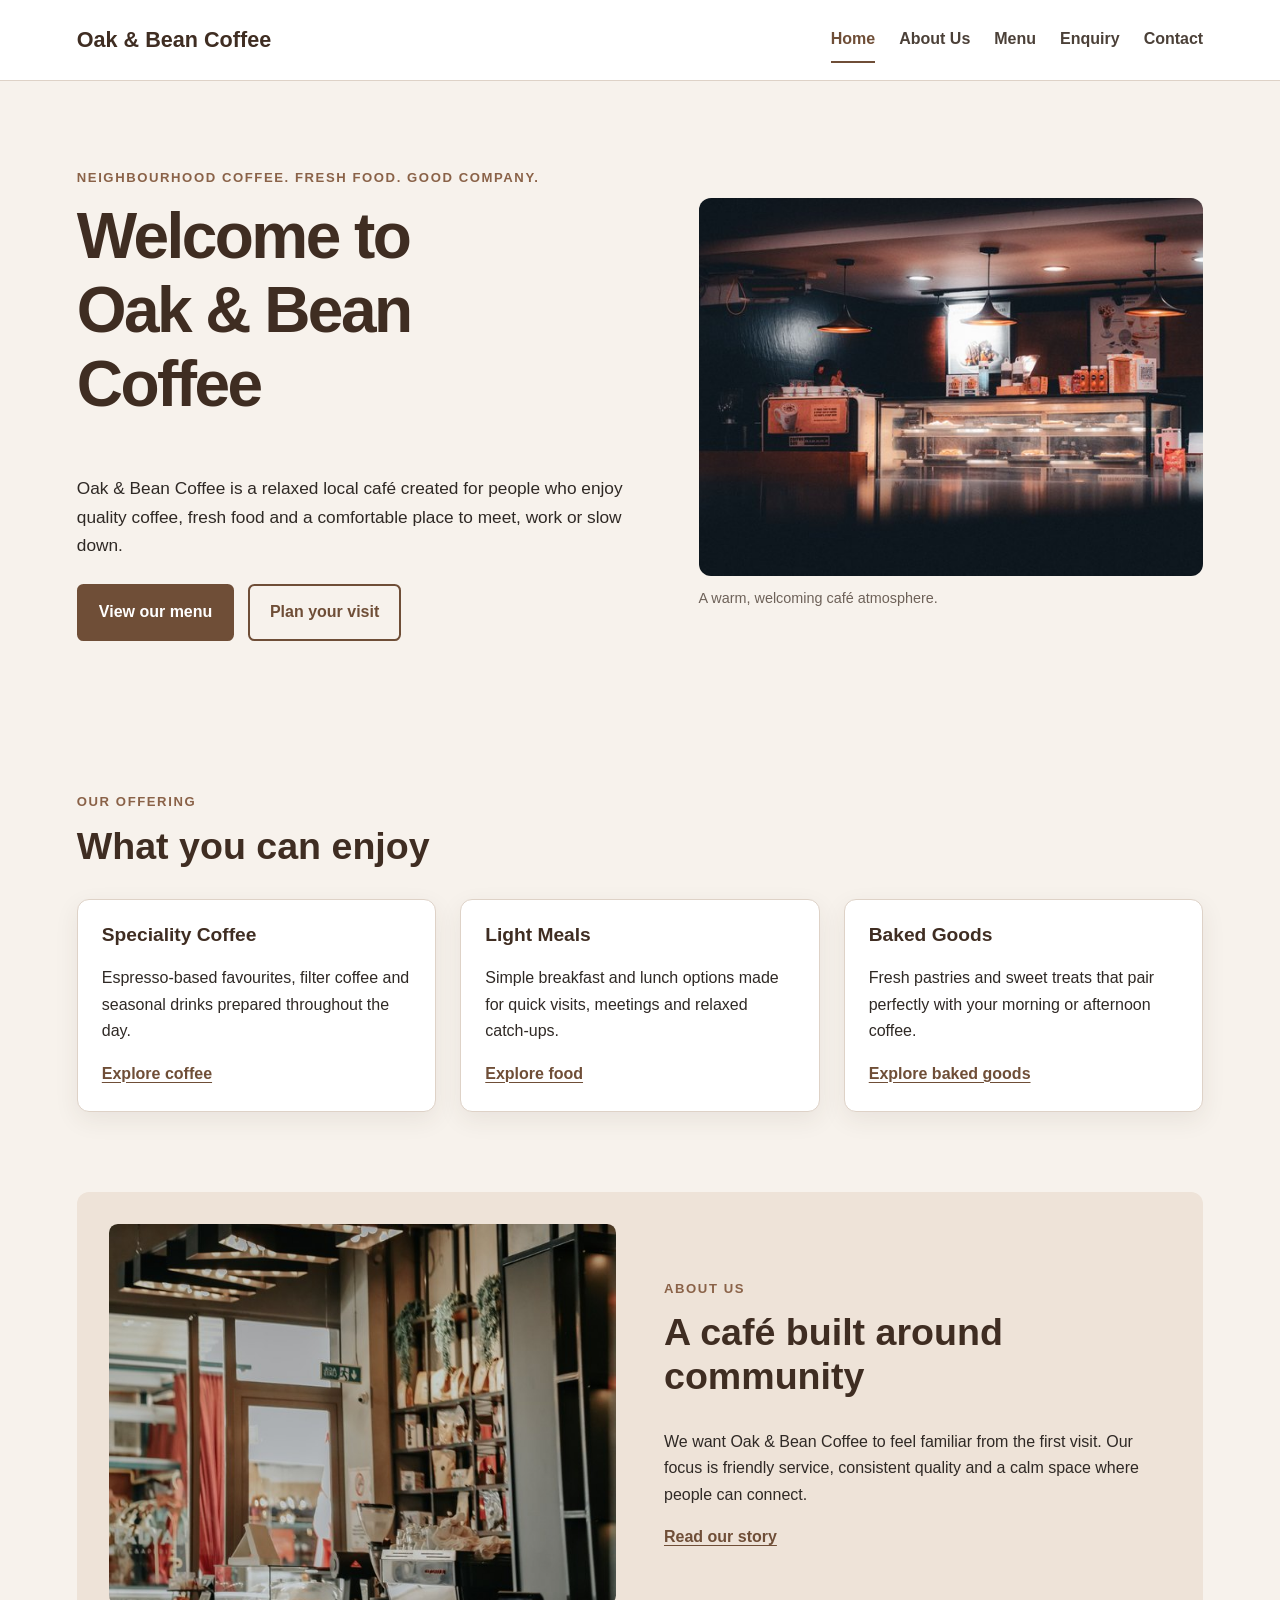
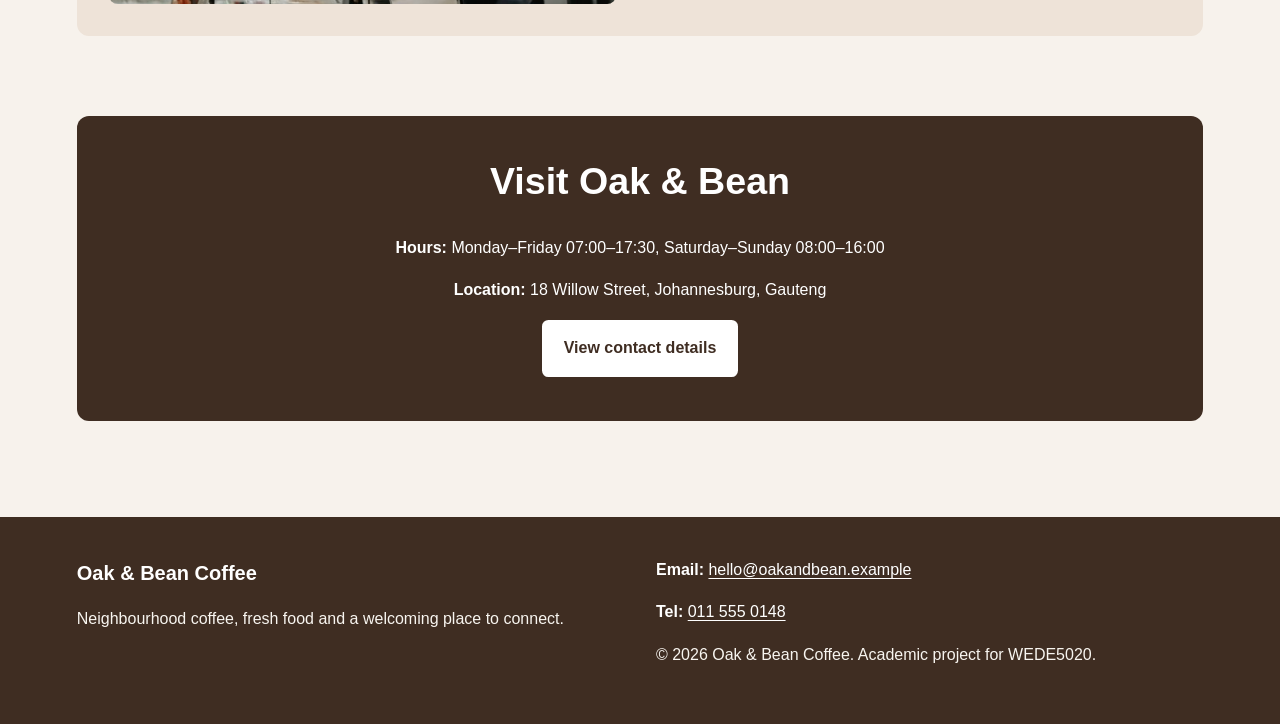
<file: index.html>
<!DOCTYPE html>
<html lang="en">
<head>
    <meta charset="UTF-8">
    <meta name="viewport" content="width=device-width, initial-scale=1.0">
    <meta name="description" content="Discover Oak & Bean Coffee, a welcoming Johannesburg neighbourhood café serving speciality coffee, light meals and freshly baked treats.">
    <meta name="keywords" content="Johannesburg coffee shop, neighbourhood café, speciality coffee, light meals, baked goods">
    <meta name="author" content="Samuel Mandla Dhladhla">
    <meta name="robots" content="index, follow">
    <link rel="canonical" href="https://samueldhladhla.github.io/ST10506857-WEDE5020-Part1/index.html">
    <meta property="og:type" content="website">
    <meta property="og:title" content="Neighbourhood Café in Johannesburg | Oak & Bean Coffee">
    <meta property="og:description" content="Discover Oak & Bean Coffee, a welcoming Johannesburg neighbourhood café serving speciality coffee, light meals and freshly baked treats.">
    <meta property="og:url" content="https://samueldhladhla.github.io/ST10506857-WEDE5020-Part1/index.html">
    <meta property="og:image" content="https://samueldhladhla.github.io/ST10506857-WEDE5020-Part1/images/hero-cafe.jpg">
    <meta property="og:site_name" content="Oak & Bean Coffee">
    <meta name="twitter:card" content="summary_large_image">
    <meta name="twitter:title" content="Neighbourhood Café in Johannesburg | Oak & Bean Coffee">
    <meta name="twitter:description" content="Discover Oak & Bean Coffee, a welcoming Johannesburg neighbourhood café serving speciality coffee, light meals and freshly baked treats.">
    <title>Neighbourhood Café in Johannesburg | Oak &amp; Bean Coffee</title>
    <link rel="stylesheet" href="css/styles.css">
    <script src="js/script.js" defer></script>
    <script type="application/ld+json">
    {
      "@context": "https://schema.org",
      "@type": "CafeOrCoffeeShop",
      "name": "Oak & Bean Coffee",
      "description": "A relaxed neighbourhood café serving speciality coffee, light meals and baked goods.",
      "url": "https://samueldhladhla.github.io/ST10506857-WEDE5020-Part1/",
      "telephone": "+27 11 555 0148",
      "email": "hello@oakandbean.example",
      "address": {
        "@type": "PostalAddress",
        "streetAddress": "18 Willow Street",
        "addressLocality": "Johannesburg",
        "addressRegion": "Gauteng",
        "addressCountry": "ZA"
      },
      "openingHours": [
        "Mo-Fr 07:00-17:30",
        "Sa-Su 08:00-16:00"
      ]
    }
    </script>
</head>
<body>
<a class="skip-link" href="#main-content">Skip to main content</a>
<!-- Site header: shared across all pages for consistent navigation -->
<header class="site-header">
    <div class="header-inner">
        <a class="brand" href="index.html" aria-label="Oak and Bean Coffee home">Oak &amp; Bean Coffee</a>
        <nav aria-label="Primary navigation">
            <ul>
                <li><a href="index.html" aria-current="page">Home</a></li><li><a href="about.html">About Us</a></li><li><a href="menu.html">Menu</a></li><li><a href="enquiry.html">Enquiry</a></li><li><a href="contact.html">Contact</a></li>
            </ul>
        </nav>
    </div>
</header>
<main id="main-content">
    <section class="home-hero reveal" aria-labelledby="hero-heading">
        <div class="hero-copy">
            <p class="eyebrow">Neighbourhood coffee. Fresh food. Good company.</p>
            <h1 id="hero-heading">Welcome to Oak &amp; Bean Coffee</h1>
            <p>Oak &amp; Bean Coffee is a relaxed local café created for people who enjoy quality coffee, fresh food and a comfortable place to meet, work or slow down.</p>
            <div class="button-row">
                <a class="button button-primary" href="menu.html">View our menu</a>
                <a class="button button-secondary" href="contact.html">Plan your visit</a>
            </div>
        </div>
        <figure class="hero-media">
            <picture>
    <source media="(max-width: 600px)" srcset="images/hero-cafe-640.jpg">
    <source media="(max-width: 900px)" srcset="images/hero-cafe-1200.jpg">
    <img
         src="images/hero-cafe.jpg"
         srcset="images/hero-cafe-640.jpg 640w, images/hero-cafe-1200.jpg 1200w, images/hero-cafe.jpg 1600w"
         sizes="(max-width: 600px) 92vw, (max-width: 900px) 88vw, 50vw"
         width="2048" height="1365"
         alt="Warm café counter and display area inside a neighbourhood coffee shop"
         loading="eager" fetchpriority="high">
</picture>
            <figcaption>A warm, welcoming café atmosphere.</figcaption>
        </figure>
    </section>

    <section class="section reveal" aria-labelledby="featured-heading">
        <div class="section-heading">
            <p class="eyebrow">Our offering</p>
            <h2 id="featured-heading">What you can enjoy</h2>
        </div>
        <div class="card-grid">
            <article class="card"><h3>Speciality Coffee</h3><p>Espresso-based favourites, filter coffee and seasonal drinks prepared throughout the day.</p><a href="menu.html?category=coffee">Explore coffee</a></article>
            <article class="card"><h3>Light Meals</h3><p>Simple breakfast and lunch options made for quick visits, meetings and relaxed catch-ups.</p><a href="menu.html?category=food">Explore food</a></article>
            <article class="card"><h3>Baked Goods</h3><p>Fresh pastries and sweet treats that pair perfectly with your morning or afternoon coffee.</p><a href="menu.html?category=baked">Explore baked goods</a></article>
        </div>
    </section>

    <section class="split-section reveal" aria-labelledby="about-preview-heading">
        <figure class="split-media"><picture>
    <source media="(max-width: 600px)" srcset="images/about-cafe-640.jpg">
    <source media="(max-width: 900px)" srcset="images/about-cafe-1200.jpg">
    <img
         src="images/about-cafe.jpg"
         srcset="images/about-cafe-640.jpg 640w, images/about-cafe-1200.jpg 1200w, images/about-cafe.jpg 1600w"
         sizes="(max-width: 600px) 92vw, (max-width: 900px) 88vw, 50vw"
         width="1365" height="2048"
         alt="Modern café counter with coffee equipment and warm interior lighting"
         loading="lazy">
</picture></figure>
        <div class="split-copy">
            <p class="eyebrow">About us</p>
            <h2 id="about-preview-heading">A café built around community</h2>
            <p>We want Oak &amp; Bean Coffee to feel familiar from the first visit. Our focus is friendly service, consistent quality and a calm space where people can connect.</p>
            <a class="text-link" href="about.html">Read our story</a>
        </div>
    </section>

    <section class="cta-panel reveal" aria-labelledby="visit-heading">
        <h2 id="visit-heading">Visit Oak &amp; Bean</h2>
        <p><strong>Hours:</strong> Monday–Friday 07:00–17:30, Saturday–Sunday 08:00–16:00</p>
        <p><strong>Location:</strong> 18 Willow Street, Johannesburg, Gauteng</p>
        <a class="button button-light" href="contact.html">View contact details</a>
    </section>
</main>
<!-- Site footer: shared across all pages -->
<footer class="site-footer">
    <div class="footer-inner">
        <div>
            <p class="footer-brand">Oak &amp; Bean Coffee</p>
            <p>Neighbourhood coffee, fresh food and a welcoming place to connect.</p>
        </div>
        <div>
            <p><strong>Email:</strong> <a href="mailto:hello@oakandbean.example">hello@oakandbean.example</a></p>
            <p><strong>Tel:</strong> <a href="tel:+27115550148">011 555 0148</a></p>
            <p>&copy; 2026 Oak &amp; Bean Coffee. Academic project for WEDE5020.</p>
        </div>
    </div>
</footer>
</body>
</html>
</file>
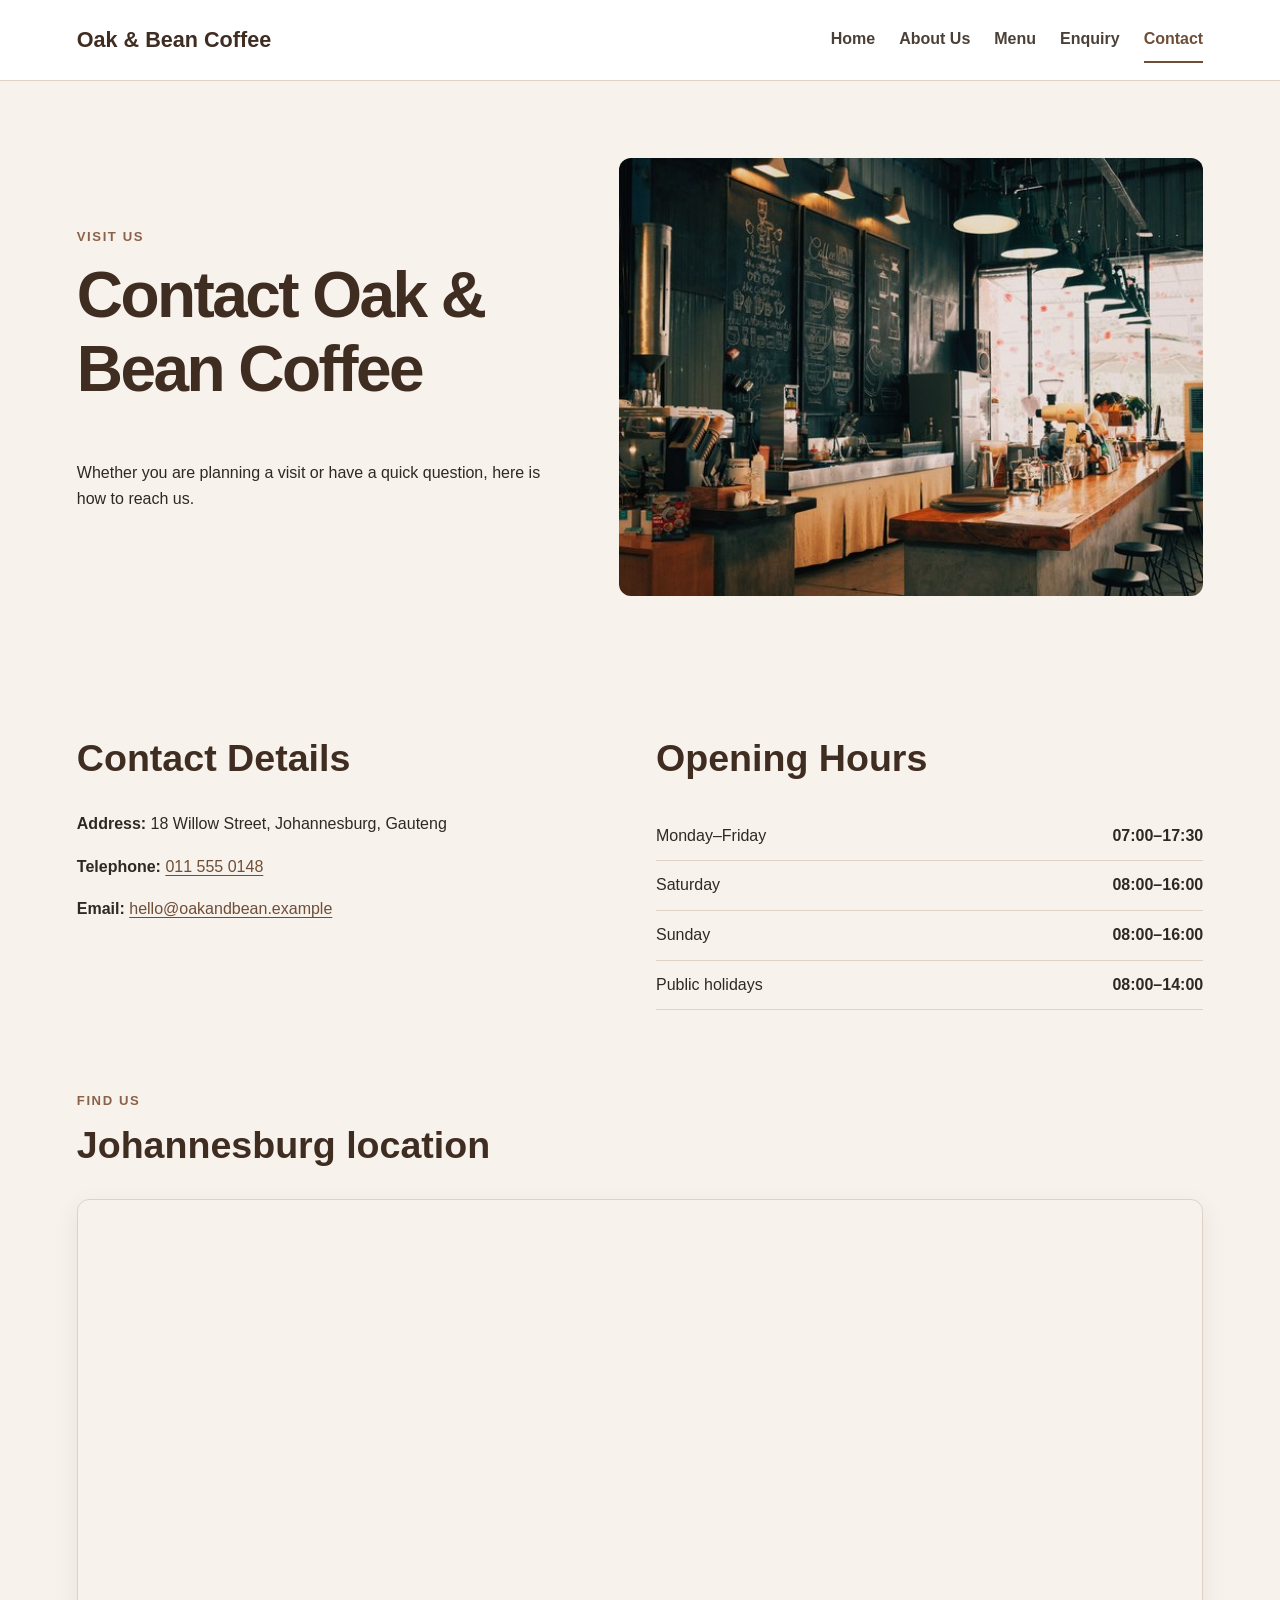
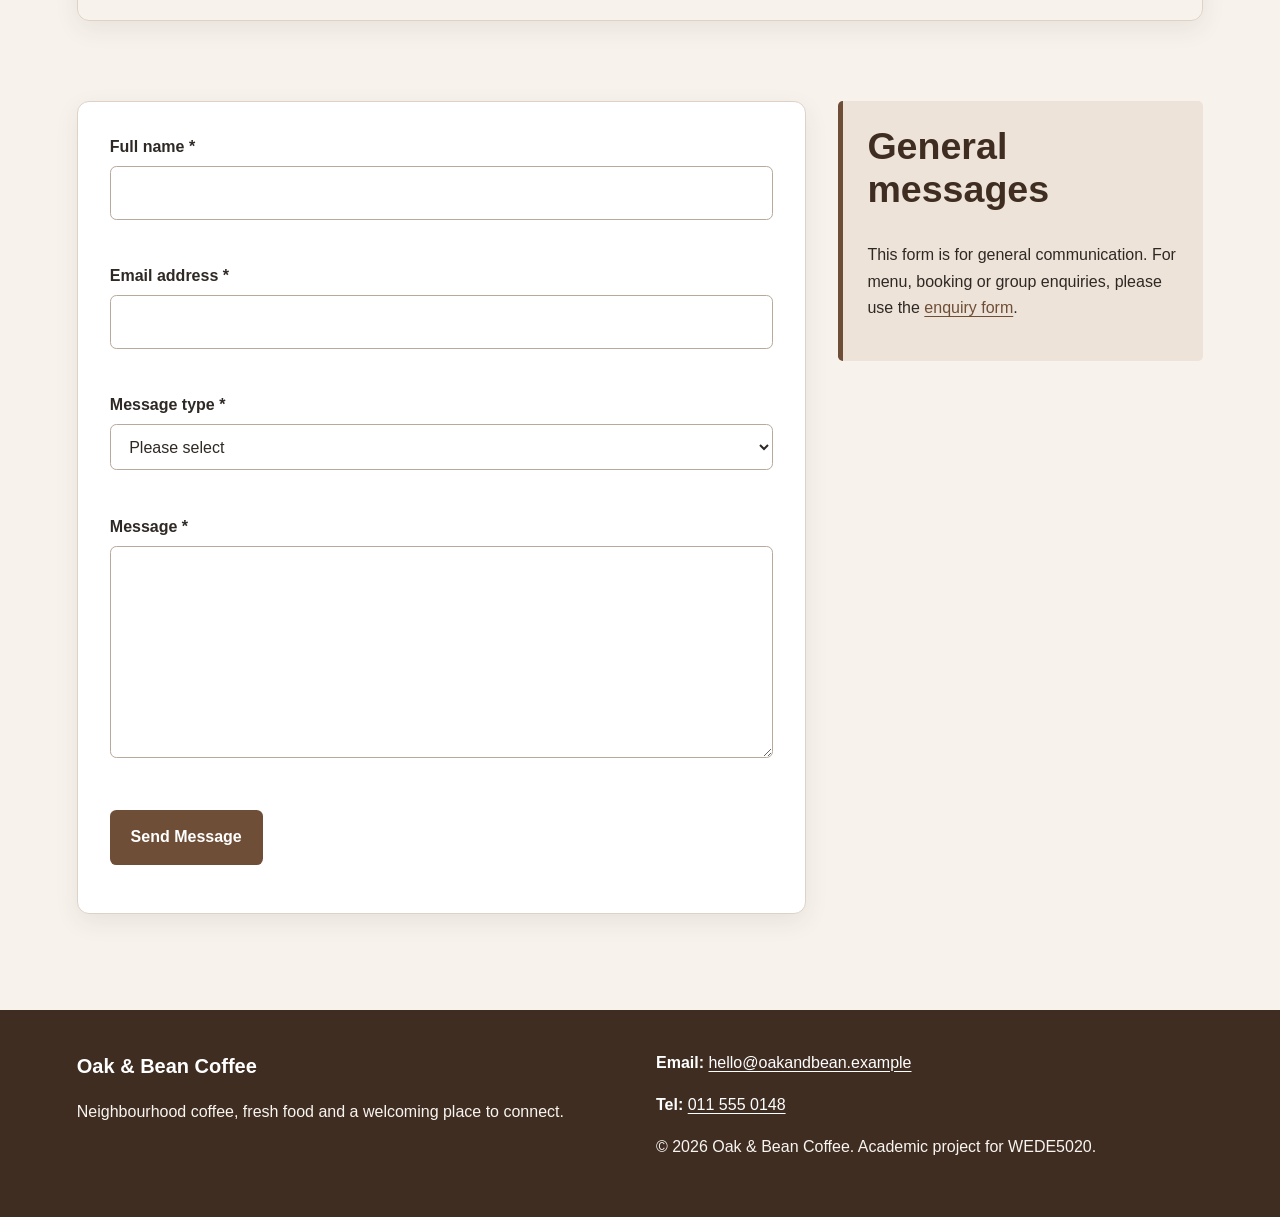
<file: contact.html>
<!DOCTYPE html>
<html lang="en">
<head>
    <meta charset="UTF-8">
    <meta name="viewport" content="width=device-width, initial-scale=1.0">
    <meta name="description" content="Find Oak & Bean Coffee contact details, opening hours, Johannesburg map and general contact form.">
    <meta name="keywords" content="Oak and Bean Coffee contact, Johannesburg café location, coffee shop hours, café map">
    <meta name="author" content="Samuel Mandla Dhladhla">
    <meta name="robots" content="index, follow">
    <link rel="canonical" href="https://samueldhladhla.github.io/ST10506857-WEDE5020-Part1/contact.html">
    <meta property="og:type" content="website">
    <meta property="og:title" content="Contact & Find Oak & Bean Coffee | Oak & Bean Coffee">
    <meta property="og:description" content="Find Oak & Bean Coffee contact details, opening hours, Johannesburg map and general contact form.">
    <meta property="og:url" content="https://samueldhladhla.github.io/ST10506857-WEDE5020-Part1/contact.html">
    <meta property="og:image" content="https://samueldhladhla.github.io/ST10506857-WEDE5020-Part1/images/contact-cafe.jpg">
    <meta property="og:site_name" content="Oak & Bean Coffee">
    <meta name="twitter:card" content="summary_large_image">
    <meta name="twitter:title" content="Contact & Find Oak & Bean Coffee | Oak & Bean Coffee">
    <meta name="twitter:description" content="Find Oak & Bean Coffee contact details, opening hours, Johannesburg map and general contact form.">
    <title>Contact & Find Oak & Bean Coffee | Oak &amp; Bean Coffee</title>
    <link rel="stylesheet" href="css/styles.css">
    <script src="js/script.js" defer></script>

</head>
<body>
<a class="skip-link" href="#main-content">Skip to main content</a>
<!-- Site header: shared across all pages for consistent navigation -->
<header class="site-header">
    <div class="header-inner">
        <a class="brand" href="index.html" aria-label="Oak and Bean Coffee home">Oak &amp; Bean Coffee</a>
        <nav aria-label="Primary navigation">
            <ul>
                <li><a href="index.html">Home</a></li><li><a href="about.html">About Us</a></li><li><a href="menu.html">Menu</a></li><li><a href="enquiry.html">Enquiry</a></li><li><a href="contact.html" aria-current="page">Contact</a></li>
            </ul>
        </nav>
    </div>
</header>
<main id="main-content">
    <section class="page-intro reveal" aria-labelledby="contact-heading">
        <div>
            <p class="eyebrow">Visit us</p>
            <h1 id="contact-heading">Contact Oak &amp; Bean Coffee</h1>
            <p>Whether you are planning a visit or have a quick question, here is how to reach us.</p>
        </div>
        <figure><picture>
    <source media="(max-width: 600px)" srcset="images/contact-cafe-640.jpg">
    <source media="(max-width: 900px)" srcset="images/contact-cafe-1200.jpg">
    <img
         src="images/contact-cafe.jpg"
         srcset="images/contact-cafe-640.jpg 640w, images/contact-cafe-1200.jpg 1200w, images/contact-cafe.jpg 1600w"
         sizes="(max-width: 600px) 92vw, (max-width: 900px) 88vw, 50vw"
         width="2048" height="1365"
         alt="Warm café interior viewed through the front windows"
         loading="lazy">
</picture></figure>
    </section>

    <section class="two-column contact-grid reveal">
        <div>
            <h2>Contact Details</h2>
            <address>
                <p><strong>Address:</strong> 18 Willow Street, Johannesburg, Gauteng</p>
                <p><strong>Telephone:</strong> <a href="tel:+27115550148">011 555 0148</a></p>
                <p><strong>Email:</strong> <a href="mailto:hello@oakandbean.example">hello@oakandbean.example</a></p>
            </address>
        </div>
        <div>
            <h2>Opening Hours</h2>
            <ul class="hours-list">
                <li><span>Monday–Friday</span><strong>07:00–17:30</strong></li>
                <li><span>Saturday</span><strong>08:00–16:00</strong></li>
                <li><span>Sunday</span><strong>08:00–16:00</strong></li>
                <li><span>Public holidays</span><strong>08:00–14:00</strong></li>
            </ul>
        </div>
    </section>

    <section class="section reveal" aria-labelledby="map-heading">
        <div class="section-heading"><p class="eyebrow">Find us</p><h2 id="map-heading">Johannesburg location</h2></div>
        <div class="map-frame">
            <iframe title="Map showing Johannesburg, Gauteng" src="https://www.google.com/maps?q=Johannesburg%2C%20Gauteng&output=embed" loading="lazy" referrerpolicy="no-referrer-when-downgrade"></iframe>
        </div>
    </section>

    <section class="form-layout reveal">
        <form id="contact-form" class="ajax-form" action="mailto:hello@oakandbean.example" method="post" enctype="text/plain" novalidate data-form-type="contact">
            <div class="field"><label for="contact-name">Full name *</label><input type="text" id="contact-name" name="name" minlength="2" maxlength="80" required><small class="error-message" data-error-for="contact-name"></small></div>
            <div class="field"><label for="contact-email">Email address *</label><input type="email" id="contact-email" name="email" required><small class="error-message" data-error-for="contact-email"></small></div>
            <div class="field"><label for="contact-subject">Message type *</label><select id="contact-subject" name="subject" required><option value="">Please select</option><option value="general">General message</option><option value="feedback">Feedback</option><option value="press">Press / collaboration</option></select><small class="error-message" data-error-for="contact-subject"></small></div>
            <div class="field"><label for="contact-message">Message *</label><textarea id="contact-message" name="message" rows="7" minlength="10" maxlength="1000" required></textarea><small class="error-message" data-error-for="contact-message"></small></div>
            <button type="submit">Send Message</button>
            <p class="form-status" role="status" aria-live="polite"></p>
        </form>
        <aside class="info-panel"><h2>General messages</h2><p>This form is for general communication. For menu, booking or group enquiries, please use the <a href="enquiry.html">enquiry form</a>.</p></aside>
    </section>
</main>
<!-- Site footer: shared across all pages -->
<footer class="site-footer">
    <div class="footer-inner">
        <div>
            <p class="footer-brand">Oak &amp; Bean Coffee</p>
            <p>Neighbourhood coffee, fresh food and a welcoming place to connect.</p>
        </div>
        <div>
            <p><strong>Email:</strong> <a href="mailto:hello@oakandbean.example">hello@oakandbean.example</a></p>
            <p><strong>Tel:</strong> <a href="tel:+27115550148">011 555 0148</a></p>
            <p>&copy; 2026 Oak &amp; Bean Coffee. Academic project for WEDE5020.</p>
        </div>
    </div>
</footer>
</body>
</html>
</file>
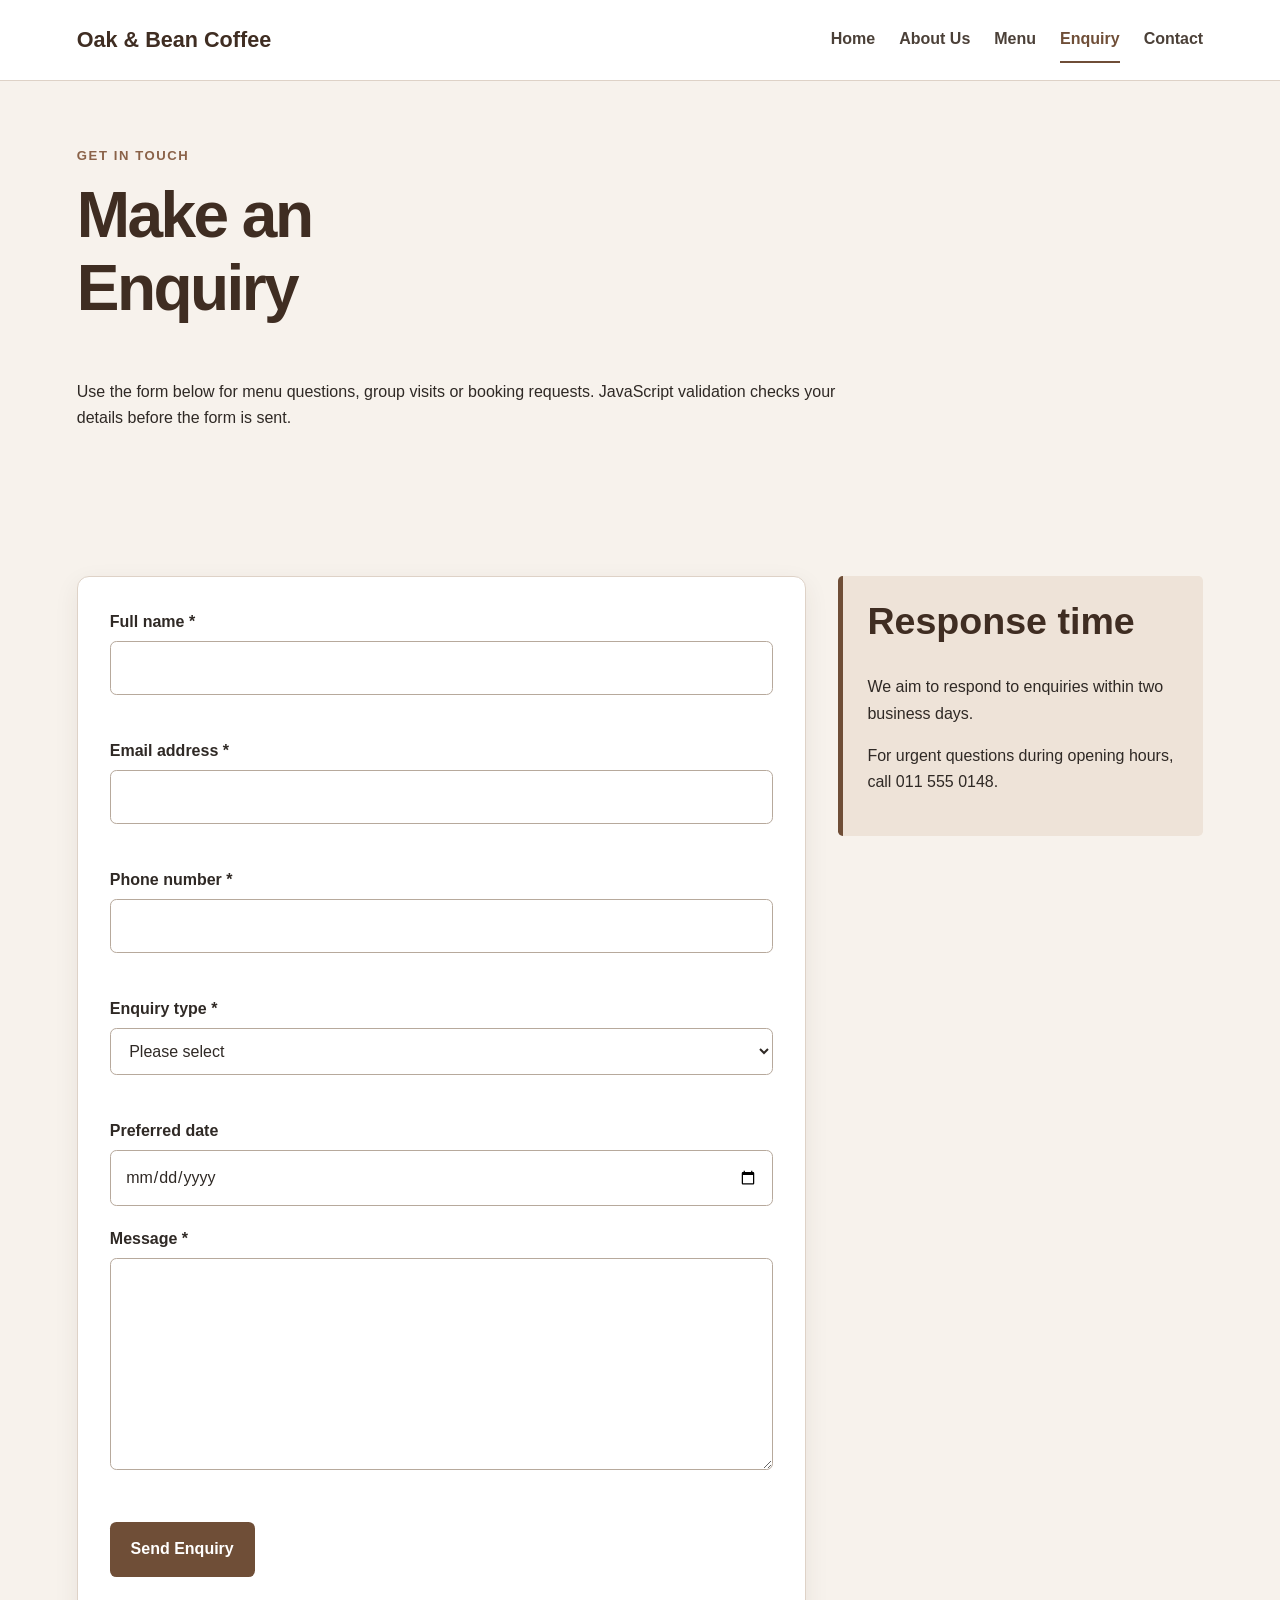
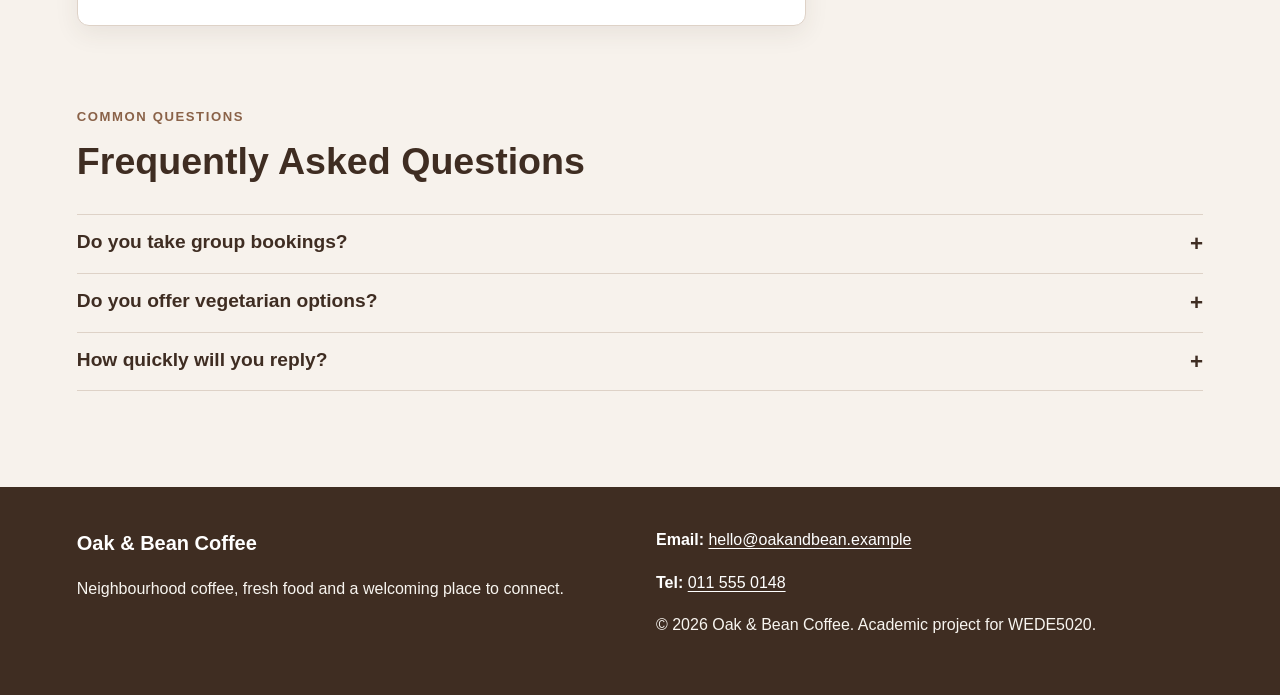
<file: enquiry.html>
<!DOCTYPE html>
<html lang="en">
<head>
    <meta charset="UTF-8">
    <meta name="viewport" content="width=device-width, initial-scale=1.0">
    <meta name="description" content="Send Oak & Bean Coffee a booking, menu, catering or group visit enquiry using our validated online form.">
    <meta name="keywords" content="café booking Johannesburg, group booking, catering enquiry, coffee shop enquiry">
    <meta name="author" content="Samuel Mandla Dhladhla">
    <meta name="robots" content="index, follow">
    <link rel="canonical" href="https://samueldhladhla.github.io/ST10506857-WEDE5020-Part1/enquiry.html">
    <meta property="og:type" content="website">
    <meta property="og:title" content="Bookings & Café Enquiries | Oak & Bean Coffee">
    <meta property="og:description" content="Send Oak & Bean Coffee a booking, menu, catering or group visit enquiry using our validated online form.">
    <meta property="og:url" content="https://samueldhladhla.github.io/ST10506857-WEDE5020-Part1/enquiry.html">
    <meta property="og:image" content="https://samueldhladhla.github.io/ST10506857-WEDE5020-Part1/images/about-cafe.jpg">
    <meta property="og:site_name" content="Oak & Bean Coffee">
    <meta name="twitter:card" content="summary_large_image">
    <meta name="twitter:title" content="Bookings & Café Enquiries | Oak & Bean Coffee">
    <meta name="twitter:description" content="Send Oak & Bean Coffee a booking, menu, catering or group visit enquiry using our validated online form.">
    <title>Bookings & Café Enquiries | Oak &amp; Bean Coffee</title>
    <link rel="stylesheet" href="css/styles.css">
    <script src="js/script.js" defer></script>

</head>
<body>
<a class="skip-link" href="#main-content">Skip to main content</a>
<!-- Site header: shared across all pages for consistent navigation -->
<header class="site-header">
    <div class="header-inner">
        <a class="brand" href="index.html" aria-label="Oak and Bean Coffee home">Oak &amp; Bean Coffee</a>
        <nav aria-label="Primary navigation">
            <ul>
                <li><a href="index.html">Home</a></li><li><a href="about.html">About Us</a></li><li><a href="menu.html">Menu</a></li><li><a href="enquiry.html" aria-current="page">Enquiry</a></li><li><a href="contact.html">Contact</a></li>
            </ul>
        </nav>
    </div>
</header>
<main id="main-content">
    <section class="page-intro page-intro-text reveal" aria-labelledby="enquiry-heading">
        <div>
            <p class="eyebrow">Get in touch</p>
            <h1 id="enquiry-heading">Make an Enquiry</h1>
            <p>Use the form below for menu questions, group visits or booking requests. JavaScript validation checks your details before the form is sent.</p>
        </div>
    </section>

    <section class="form-layout reveal">
        <form id="enquiry-form" class="ajax-form" action="mailto:hello@oakandbean.example" method="post" enctype="text/plain" novalidate data-form-type="enquiry">
            <div class="field"><label for="enquiry-name">Full name *</label><input type="text" id="enquiry-name" name="name" minlength="2" maxlength="80" required><small class="error-message" data-error-for="enquiry-name"></small></div>
            <div class="field"><label for="enquiry-email">Email address *</label><input type="email" id="enquiry-email" name="email" required><small class="error-message" data-error-for="enquiry-email"></small></div>
            <div class="field"><label for="enquiry-phone">Phone number *</label><input type="tel" id="enquiry-phone" name="phone" pattern="[0-9+() -]{10,20}" required><small class="error-message" data-error-for="enquiry-phone"></small></div>
            <div class="field"><label for="enquiry-type">Enquiry type *</label><select id="enquiry-type" name="type" required><option value="">Please select</option><option value="menu">Menu question</option><option value="group">Group visit</option><option value="booking">Booking request</option><option value="catering">Catering enquiry</option></select><small class="error-message" data-error-for="enquiry-type"></small></div>
            <div class="field"><label for="visit-date">Preferred date</label><input type="date" id="visit-date" name="date"></div>
            <div class="field"><label for="enquiry-message">Message *</label><textarea id="enquiry-message" name="message" rows="7" minlength="10" maxlength="1000" required></textarea><small class="error-message" data-error-for="enquiry-message"></small></div>
            <button type="submit">Send Enquiry</button>
            <p class="form-status" role="status" aria-live="polite"></p>
        </form>

        <aside class="info-panel" aria-labelledby="response-heading">
            <h2 id="response-heading">Response time</h2>
            <p>We aim to respond to enquiries within two business days.</p>
            <p>For urgent questions during opening hours, call 011 555 0148.</p>
        </aside>
    </section>

    <section class="section reveal" aria-labelledby="faq-heading">
        <div class="section-heading"><p class="eyebrow">Common questions</p><h2 id="faq-heading">Frequently Asked Questions</h2></div>
        <div class="accordion" data-accordion>
            <article class="accordion-item">
                <h3><button type="button" class="accordion-trigger" aria-expanded="false">Do you take group bookings?</button></h3>
                <div class="accordion-panel" hidden><p>Yes. Use the enquiry form and select “Group visit” so we can confirm availability.</p></div>
            </article>
            <article class="accordion-item">
                <h3><button type="button" class="accordion-trigger" aria-expanded="false">Do you offer vegetarian options?</button></h3>
                <div class="accordion-panel" hidden><p>Yes. Our menu includes vegetarian-friendly light meals and baked goods.</p></div>
            </article>
            <article class="accordion-item">
                <h3><button type="button" class="accordion-trigger" aria-expanded="false">How quickly will you reply?</button></h3>
                <div class="accordion-panel" hidden><p>We aim to respond within two business days.</p></div>
            </article>
        </div>
    </section>
</main>
<!-- Site footer: shared across all pages -->
<footer class="site-footer">
    <div class="footer-inner">
        <div>
            <p class="footer-brand">Oak &amp; Bean Coffee</p>
            <p>Neighbourhood coffee, fresh food and a welcoming place to connect.</p>
        </div>
        <div>
            <p><strong>Email:</strong> <a href="mailto:hello@oakandbean.example">hello@oakandbean.example</a></p>
            <p><strong>Tel:</strong> <a href="tel:+27115550148">011 555 0148</a></p>
            <p>&copy; 2026 Oak &amp; Bean Coffee. Academic project for WEDE5020.</p>
        </div>
    </div>
</footer>
</body>
</html>
</file>
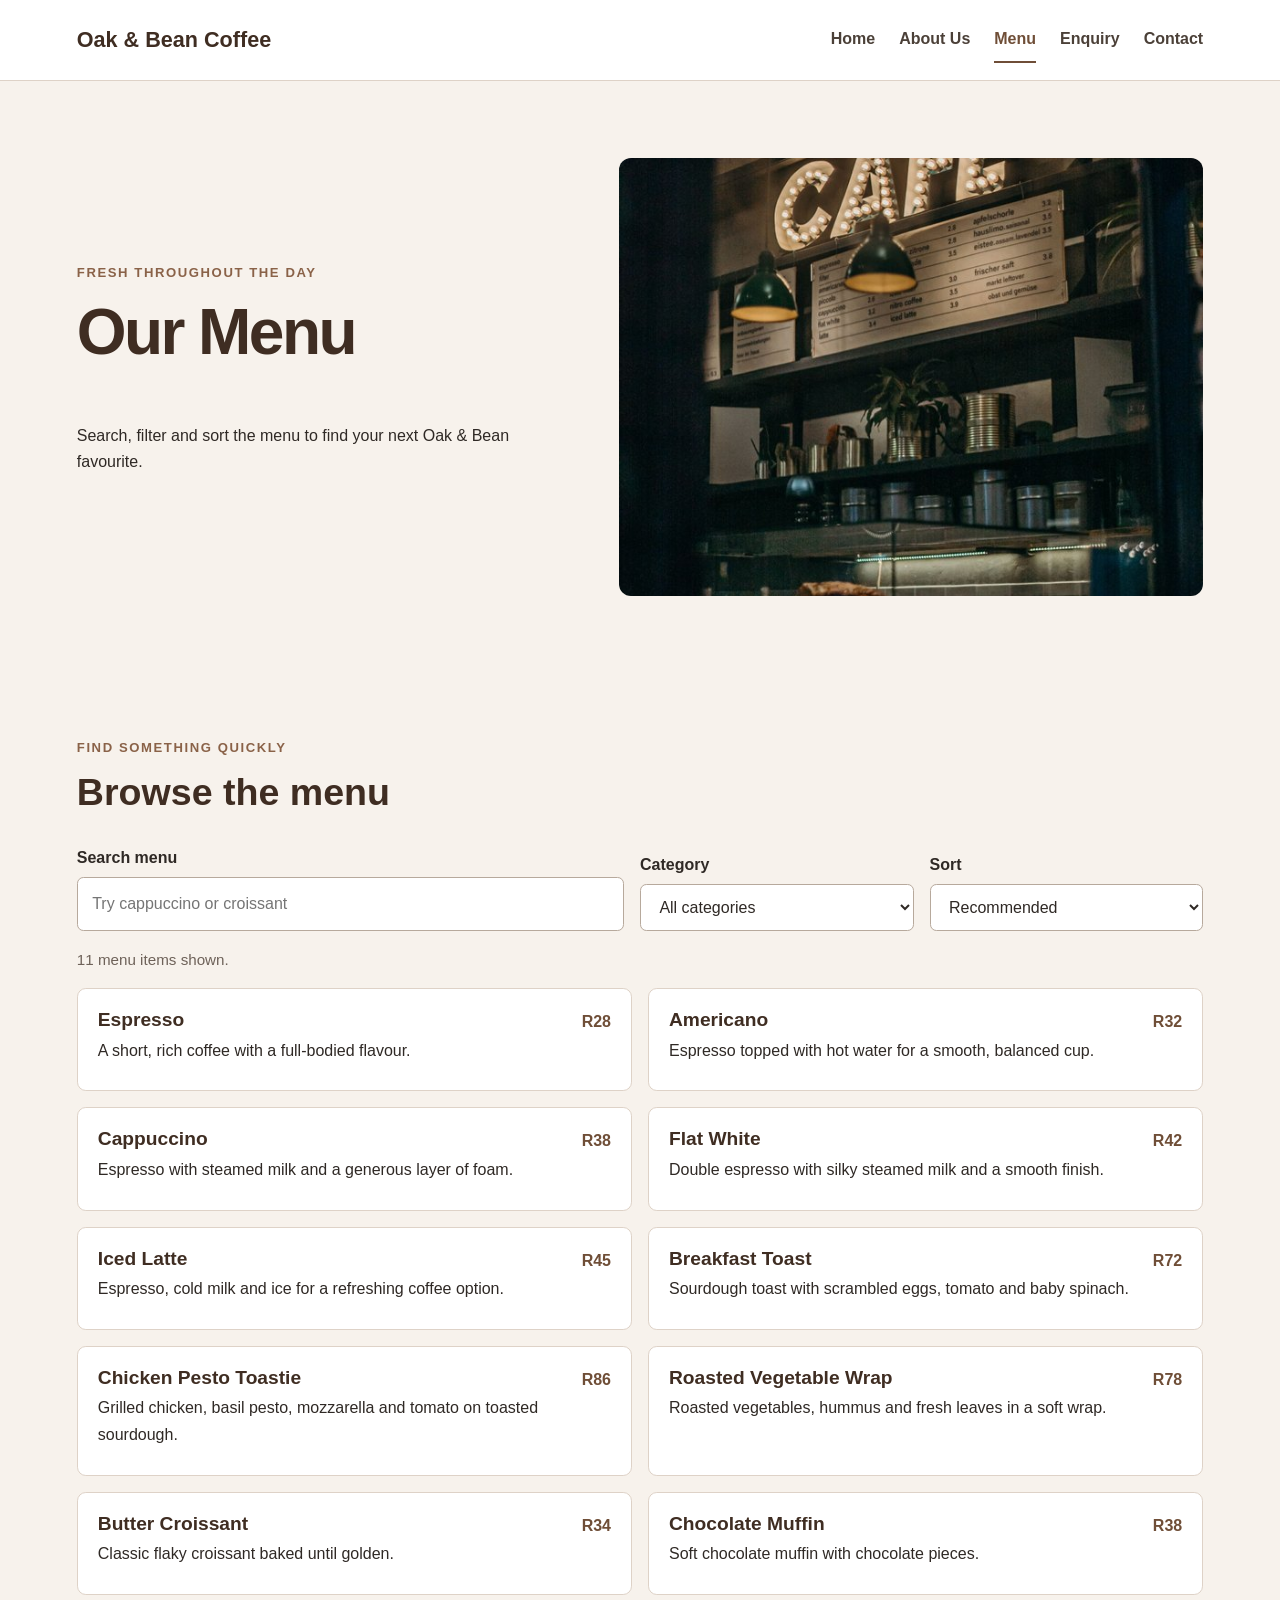
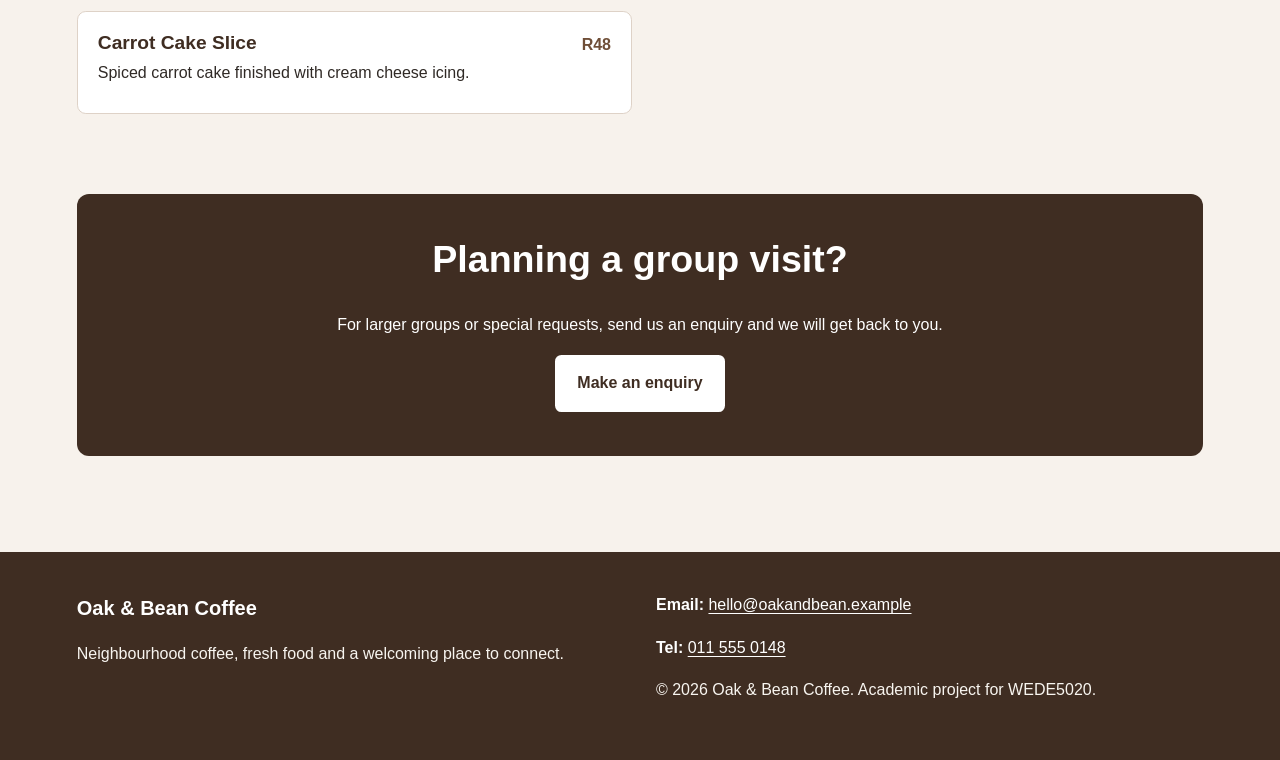
<file: menu.html>
<!DOCTYPE html>
<html lang="en">
<head>
    <meta charset="UTF-8">
    <meta name="viewport" content="width=device-width, initial-scale=1.0">
    <meta name="description" content="Browse Oak & Bean Coffee's menu of speciality coffee, light meals and baked goods, with search, filters and prices.">
    <meta name="keywords" content="coffee menu Johannesburg, cappuccino, light meals, croissants, café menu">
    <meta name="author" content="Samuel Mandla Dhladhla">
    <meta name="robots" content="index, follow">
    <link rel="canonical" href="https://samueldhladhla.github.io/ST10506857-WEDE5020-Part1/menu.html">
    <meta property="og:type" content="website">
    <meta property="og:title" content="Coffee, Light Meals & Baked Goods Menu | Oak & Bean Coffee">
    <meta property="og:description" content="Browse Oak & Bean Coffee's menu of speciality coffee, light meals and baked goods, with search, filters and prices.">
    <meta property="og:url" content="https://samueldhladhla.github.io/ST10506857-WEDE5020-Part1/menu.html">
    <meta property="og:image" content="https://samueldhladhla.github.io/ST10506857-WEDE5020-Part1/images/menu-cafe.jpg">
    <meta property="og:site_name" content="Oak & Bean Coffee">
    <meta name="twitter:card" content="summary_large_image">
    <meta name="twitter:title" content="Coffee, Light Meals & Baked Goods Menu | Oak & Bean Coffee">
    <meta name="twitter:description" content="Browse Oak & Bean Coffee's menu of speciality coffee, light meals and baked goods, with search, filters and prices.">
    <title>Coffee, Light Meals & Baked Goods Menu | Oak &amp; Bean Coffee</title>
    <link rel="stylesheet" href="css/styles.css">
    <script src="js/script.js" defer></script>

</head>
<body>
<a class="skip-link" href="#main-content">Skip to main content</a>
<!-- Site header: shared across all pages for consistent navigation -->
<header class="site-header">
    <div class="header-inner">
        <a class="brand" href="index.html" aria-label="Oak and Bean Coffee home">Oak &amp; Bean Coffee</a>
        <nav aria-label="Primary navigation">
            <ul>
                <li><a href="index.html">Home</a></li><li><a href="about.html">About Us</a></li><li><a href="menu.html" aria-current="page">Menu</a></li><li><a href="enquiry.html">Enquiry</a></li><li><a href="contact.html">Contact</a></li>
            </ul>
        </nav>
    </div>
</header>
<main id="main-content">
    <section class="page-intro reveal" aria-labelledby="menu-heading">
        <div>
            <p class="eyebrow">Fresh throughout the day</p>
            <h1 id="menu-heading">Our Menu</h1>
            <p>Search, filter and sort the menu to find your next Oak &amp; Bean favourite.</p>
        </div>
        <figure><picture>
    <source media="(max-width: 600px)" srcset="images/menu-cafe-640.jpg">
    <source media="(max-width: 900px)" srcset="images/menu-cafe-1200.jpg">
    <img
         src="images/menu-cafe.jpg"
         srcset="images/menu-cafe-640.jpg 640w, images/menu-cafe-1200.jpg 1200w, images/menu-cafe.jpg 1600w"
         sizes="(max-width: 600px) 92vw, (max-width: 900px) 88vw, 50vw"
         width="1367" height="2048"
         alt="Café counter with menu boards and coffee-making equipment"
         loading="lazy">
</picture></figure>
    </section>

    <section class="section reveal" aria-labelledby="menu-tools-heading">
        <div class="section-heading">
            <p class="eyebrow">Find something quickly</p>
            <h2 id="menu-tools-heading">Browse the menu</h2>
        </div>
        <div class="menu-tools">
            <div class="field compact-field">
                <label for="menu-search">Search menu</label>
                <input id="menu-search" type="search" placeholder="Try cappuccino or croissant">
            </div>
            <div class="field compact-field">
                <label for="menu-category">Category</label>
                <select id="menu-category">
                    <option value="all">All categories</option>
                    <option value="coffee">Coffee</option>
                    <option value="food">Light meals</option>
                    <option value="baked">Baked goods</option>
                </select>
            </div>
            <div class="field compact-field">
                <label for="menu-sort">Sort</label>
                <select id="menu-sort">
                    <option value="default">Recommended</option>
                    <option value="price-asc">Price: low to high</option>
                    <option value="price-desc">Price: high to low</option>
                    <option value="name">Name A–Z</option>
                </select>
            </div>
        </div>
        <p id="menu-results" class="results-summary" aria-live="polite"></p>
        <div id="dynamic-menu" class="menu-grid" aria-live="polite"></div>
    </section>

    <section class="cta-panel reveal" aria-labelledby="group-heading">
        <h2 id="group-heading">Planning a group visit?</h2>
        <p>For larger groups or special requests, send us an enquiry and we will get back to you.</p>
        <a class="button button-light" href="enquiry.html">Make an enquiry</a>
    </section>
</main>
<!-- Site footer: shared across all pages -->
<footer class="site-footer">
    <div class="footer-inner">
        <div>
            <p class="footer-brand">Oak &amp; Bean Coffee</p>
            <p>Neighbourhood coffee, fresh food and a welcoming place to connect.</p>
        </div>
        <div>
            <p><strong>Email:</strong> <a href="mailto:hello@oakandbean.example">hello@oakandbean.example</a></p>
            <p><strong>Tel:</strong> <a href="tel:+27115550148">011 555 0148</a></p>
            <p>&copy; 2026 Oak &amp; Bean Coffee. Academic project for WEDE5020.</p>
        </div>
    </div>
</footer>
</body>
</html>
</file>
<file: css/styles.css>
/*
WEDE5020 Part 2 — Oak & Bean Coffee
External stylesheet used by all five pages.

The file is organised into clearly labelled sections so that the design,
responsive behaviour and accessibility decisions are easy to understand.
*/

/* 1. Reset and shared design variables */
:root {
    --bg: #f7f2ec;
    --surface: #ffffff;
    --surface-soft: #eee3d8;
    --text: #2f2925;
    --muted: #6e6259;
    --brown: #6f4e37;
    --brown-dark: #3f2d22;
    --border: #ded2c7;
    --shadow: 0 0.5rem 1.5rem rgba(63, 45, 34, 0.08);
    --radius: 0.75rem;
    --max-width: 1180px;
}

* {
    box-sizing: border-box;
}

html {
    scroll-behavior: smooth;
}

body {
    margin: 0;
    font-family: Arial, Helvetica, sans-serif;
    font-size: 1rem;
    line-height: 1.65;
    color: var(--text);
    background: var(--bg);
}

img {
    display: block;
    width: 100%;
    height: auto;
}

figure {
    margin: 0;
}

a {
    color: var(--brown);
    text-decoration-thickness: 0.08em;
    text-underline-offset: 0.18em;
}

a:hover,
a:focus-visible {
    color: var(--brown-dark);
}

button,
input,
select,
textarea {
    font: inherit;
}

/* 2. Typography */
h1,
h2,
h3 {
    margin-top: 0;
    line-height: 1.15;
    color: var(--brown-dark);
}

h1 {
    font-size: clamp(2.25rem, 5vw, 4rem);
    letter-spacing: -0.04em;
    max-width: 12ch;
}

h2 {
    font-size: clamp(1.65rem, 3vw, 2.35rem);
}

h3 {
    font-size: 1.2rem;
}

p {
    margin-top: 0;
    margin-bottom: 1rem;
}

.eyebrow {
    margin-bottom: 0.75rem;
    color: #8a6248;
    font-size: 0.82rem;
    font-weight: 700;
    letter-spacing: 0.12em;
    text-transform: uppercase;
}

.section-heading {
    max-width: 42rem;
    margin-bottom: 1.5rem;
}

/* 3. Header and navigation — Flexbox */
.site-header {
    position: sticky;
    top: 0;
    z-index: 20;
    background: rgba(255,255,255,0.96);
    border-bottom: 1px solid var(--border);
}

.header-inner {
    width: min(var(--max-width), 88%);
    margin: 0 auto;
    min-height: 5rem;
    display: flex;
    align-items: center;
    justify-content: space-between;
    gap: 2rem;
}

.brand {
    color: var(--brown-dark);
    font-size: 1.35rem;
    font-weight: 800;
    text-decoration: none;
}

nav ul {
    display: flex;
    align-items: center;
    gap: 1.5rem;
    list-style: none;
    margin: 0;
    padding: 0;
}

nav a {
    display: inline-block;
    padding: 0.55rem 0;
    color: #4b4038;
    font-weight: 700;
    text-decoration: none;
    border-bottom: 2px solid transparent;
}

nav a:hover,
nav a:focus-visible,
nav a[aria-current="page"] {
    color: var(--brown);
    border-bottom-color: var(--brown);
}

/* 4. Shared page layout */
main {
    width: min(var(--max-width), 88%);
    margin: 0 auto;
}

.section,
.split-section,
.cta-panel,
.menu-section,
.content-narrow,
.two-column,
.form-layout {
    margin: 5rem 0;
}

/* 5. Home hero — CSS Grid */
.home-hero {
    min-height: 70vh;
    display: grid;
    grid-template-columns: 1.05fr 0.95fr;
    align-items: center;
    gap: 4rem;
    padding: 5rem 0 4rem;
}

.hero-copy > p:not(.eyebrow) {
    max-width: 42rem;
    font-size: 1.08rem;
}

.hero-media img {
    aspect-ratio: 4 / 3;
    object-fit: cover;
    border-radius: var(--radius);
}

.hero-media figcaption {
    margin-top: 0.65rem;
    color: var(--muted);
    font-size: 0.9rem;
}

/* 6. Buttons and pseudo-classes */
.button-row {
    display: flex;
    flex-wrap: wrap;
    gap: 0.85rem;
    margin-top: 1.5rem;
}

.button {
    display: inline-block;
    padding: 0.85rem 1.25rem;
    border: 2px solid var(--brown);
    border-radius: 0.4rem;
    font-weight: 700;
    text-decoration: none;
    transition: transform 0.18s ease, background-color 0.18s ease, color 0.18s ease;
}

.button:hover,
.button:focus-visible {
    transform: translateY(-2px);
    text-decoration: none;
}

.button-primary {
    background: var(--brown);
    color: #fff;
}

.button-primary:hover,
.button-primary:focus-visible {
    background: var(--brown-dark);
    color: #fff;
}

.button-secondary {
    color: var(--brown);
    background: transparent;
}

.button-secondary:hover,
.button-secondary:focus-visible {
    background: var(--surface-soft);
}

.button-light {
    border-color: #fff;
    background: #fff;
    color: var(--brown-dark);
}

.button-light:hover,
.button-light:focus-visible {
    background: var(--surface-soft);
    color: var(--brown-dark);
}

/* 7. Cards — Grid */
.card-grid {
    display: grid;
    grid-template-columns: repeat(3, 1fr);
    gap: 1.5rem;
}

.card {
    padding: 1.5rem;
    background: var(--surface);
    border: 1px solid var(--border);
    border-radius: var(--radius);
    box-shadow: var(--shadow);
    transition: transform 0.18s ease, box-shadow 0.18s ease;
}

.card:hover {
    transform: translateY(-4px);
    box-shadow: 0 0.75rem 1.8rem rgba(63, 45, 34, 0.12);
}

.card a,
.text-link {
    font-weight: 700;
}

/* 8. Split content sections */
.split-section {
    display: grid;
    grid-template-columns: 1fr 1fr;
    align-items: center;
    gap: 3rem;
    padding: 2rem;
    background: var(--surface-soft);
    border-radius: var(--radius);
}

.split-media img {
    aspect-ratio: 4 / 3;
    object-fit: cover;
    border-radius: 0.55rem;
}

/* 9. CTA panel */
.cta-panel {
    padding: 2.75rem;
    text-align: center;
    background: var(--brown-dark);
    color: #fff;
    border-radius: var(--radius);
}

.cta-panel h2,
.cta-panel strong {
    color: #fff;
}

/* 10. Internal page introductions */
.page-intro {
    min-height: 36rem;
    display: grid;
    grid-template-columns: 0.9fr 1.1fr;
    align-items: center;
    gap: 4rem;
    padding: 4rem 0 3rem;
}

.page-intro-text {
    min-height: 22rem;
    grid-template-columns: 1fr;
    max-width: 50rem;
}

.page-intro figure img {
    aspect-ratio: 4 / 3;
    object-fit: cover;
    border-radius: var(--radius);
}

.content-narrow {
    max-width: 52rem;
}

.two-column {
    display: grid;
    grid-template-columns: repeat(2, 1fr);
    gap: 2rem;
}

/* 11. Menu layouts */
.menu-section h2 {
    padding-bottom: 0.75rem;
    border-bottom: 1px solid var(--border);
}

.menu-grid {
    display: grid;
    grid-template-columns: repeat(2, 1fr);
    gap: 1rem;
}

.menu-item {
    display: flex;
    justify-content: space-between;
    gap: 1.25rem;
    padding: 1.25rem;
    background: var(--surface);
    border: 1px solid var(--border);
    border-radius: 0.55rem;
}

.menu-item h3,
.menu-item p {
    margin-bottom: 0.4rem;
}

.menu-item strong {
    color: var(--brown);
    white-space: nowrap;
}

/* 12. Form styles and focus accessibility */
.form-layout {
    display: grid;
    grid-template-columns: 1.5fr 0.75fr;
    align-items: start;
    gap: 2rem;
}

form {
    padding: 2rem;
    background: var(--surface);
    border: 1px solid var(--border);
    border-radius: var(--radius);
    box-shadow: var(--shadow);
}

.field {
    margin-bottom: 1.25rem;
}

label {
    display: block;
    margin-bottom: 0.35rem;
    font-weight: 700;
}

input,
select,
textarea {
    width: 100%;
    padding: 0.8rem 0.9rem;
    color: var(--text);
    background: #fff;
    border: 1px solid #b7a99c;
    border-radius: 0.4rem;
}

input:focus,
select:focus,
textarea:focus {
    outline: 3px solid rgba(111, 78, 55, 0.2);
    border-color: var(--brown);
}

textarea {
    resize: vertical;
}

button {
    padding: 0.9rem 1.3rem;
    background: var(--brown);
    color: #fff;
    border: 0;
    border-radius: 0.4rem;
    font-weight: 700;
    cursor: pointer;
}

button:hover,
button:focus-visible {
    background: var(--brown-dark);
}

.info-panel {
    padding: 1.5rem;
    background: var(--surface-soft);
    border-left: 0.35rem solid var(--brown);
    border-radius: 0.3rem;
}

/* 13. Contact */
address {
    font-style: normal;
}

.hours-list {
    list-style: none;
    margin: 0;
    padding: 0;
}

.hours-list li {
    display: flex;
    justify-content: space-between;
    gap: 1rem;
    padding: 0.7rem 0;
    border-bottom: 1px solid var(--border);
}

/* 14. Footer */
.site-footer {
    margin-top: 6rem;
    padding: 2.5rem 0;
    background: var(--brown-dark);
    color: #f8f5f0;
}

.footer-inner {
    width: min(var(--max-width), 88%);
    margin: 0 auto;
    display: grid;
    grid-template-columns: 1fr 1fr;
    gap: 2rem;
}

.footer-brand {
    color: #fff;
    font-size: 1.25rem;
    font-weight: 800;
}

.site-footer strong {
    color: #fff;
}

/* 15. Tablet breakpoint */
@media (max-width: 900px) {
    .header-inner {
        width: 92%;
        flex-direction: column;
        align-items: flex-start;
        gap: 0.6rem;
        padding: 1rem 0;
    }

    nav ul {
        flex-wrap: wrap;
        gap: 1rem;
    }

    main,
    .footer-inner {
        width: 92%;
    }

    .home-hero,
    .page-intro,
    .split-section {
        grid-template-columns: 1fr;
        gap: 2rem;
    }

    .home-hero {
        min-height: auto;
        padding-top: 3.5rem;
    }

    .page-intro {
        min-height: auto;
        padding-top: 3rem;
    }

    .card-grid {
        grid-template-columns: repeat(2, 1fr);
    }

    .menu-grid {
        grid-template-columns: 1fr;
    }

    .form-layout {
        grid-template-columns: 1fr;
    }
}

/* 16. Mobile breakpoint */
@media (max-width: 600px) {
    body {
        font-size: 0.96rem;
    }

    .site-header {
        position: static;
    }

    .brand {
        width: 100%;
        text-align: center;
    }

    nav {
        width: 100%;
    }

    nav ul {
        flex-direction: column;
        gap: 0.35rem;
    }

    nav li,
    nav a {
        width: 100%;
    }

    nav a {
        padding: 0.75rem;
        text-align: center;
        background: var(--surface-soft);
        border: 1px solid var(--border);
        border-radius: 0.4rem;
    }

    .home-hero,
    .page-intro {
        padding-top: 2.25rem;
    }

    .section,
    .split-section,
    .cta-panel,
    .menu-section,
    .content-narrow,
    .two-column,
    .form-layout {
        margin: 3rem 0;
    }

    .button-row {
        flex-direction: column;
    }

    .button {
        width: 100%;
        text-align: center;
    }

    .card-grid,
    .two-column,
    .footer-inner {
        grid-template-columns: 1fr;
    }

    .split-section,
    .cta-panel,
    form {
        padding: 1.25rem;
    }

    .menu-item {
        flex-direction: column;
    }

    .hours-list li {
        flex-direction: column;
        gap: 0.2rem;
    }

    button {
        width: 100%;
    }

    .site-footer {
        text-align: center;
    }
}


/* ======================================================
   PART 3 — FUNCTIONALITY, SEO SUPPORT & INTERACTIVE UI
   ====================================================== */

.skip-link {
    position: absolute;
    left: -9999px;
    top: 0;
    z-index: 100;
    padding: 0.75rem 1rem;
    background: #fff;
    color: var(--brown-dark);
}

.skip-link:focus {
    left: 1rem;
    top: 1rem;
}

.site-footer a {
    color: #fff;
}

.menu-tools {
    display: grid;
    grid-template-columns: 2fr 1fr 1fr;
    gap: 1rem;
    align-items: end;
    margin-bottom: 1rem;
}

.compact-field {
    margin-bottom: 0;
}

.results-summary {
    color: var(--muted);
    font-size: 0.95rem;
}

.empty-state {
    grid-column: 1 / -1;
    padding: 1.25rem;
    background: var(--surface);
    border: 1px solid var(--border);
    border-radius: var(--radius);
}

.accordion {
    border-top: 1px solid var(--border);
}

.accordion-item {
    border-bottom: 1px solid var(--border);
}

.accordion-item h3 {
    margin: 0;
}

.accordion-trigger {
    width: 100%;
    display: flex;
    justify-content: space-between;
    text-align: left;
    padding: 1rem 0;
    background: transparent;
    color: var(--brown-dark);
}

.accordion-trigger::after {
    content: "+";
    font-size: 1.4rem;
}

.accordion-trigger[aria-expanded="true"]::after {
    content: "−";
}

.accordion-panel {
    padding: 0 0 1rem;
}

.gallery-grid {
    display: grid;
    grid-template-columns: repeat(3, 1fr);
    gap: 1rem;
}

.gallery-item {
    padding: 0;
    overflow: hidden;
    border: 0;
    border-radius: var(--radius);
    background: transparent;
}

.gallery-item img {
    aspect-ratio: 4 / 3;
    object-fit: cover;
    transition: transform 0.2s ease;
}

.gallery-item:hover img,
.gallery-item:focus-visible img {
    transform: scale(1.03);
}

.lightbox {
    width: min(900px, 92vw);
    border: 0;
    border-radius: var(--radius);
    padding: 1rem;
    background: #111;
}

.lightbox::backdrop {
    background: rgba(0, 0, 0, 0.82);
}

.lightbox img {
    max-height: 80vh;
    object-fit: contain;
}

.lightbox-close {
    display: block;
    margin-left: auto;
    margin-bottom: 0.75rem;
    width: auto;
    min-width: 2.75rem;
    background: #fff;
    color: #111;
}

.map-frame {
    overflow: hidden;
    border-radius: var(--radius);
    border: 1px solid var(--border);
    box-shadow: var(--shadow);
}

.map-frame iframe {
    display: block;
    width: 100%;
    min-height: 420px;
    border: 0;
}

.error-message {
    display: block;
    min-height: 1.2rem;
    margin-top: 0.25rem;
    color: #8b1e1e;
    font-size: 0.88rem;
}

[aria-invalid="true"] {
    border-color: #8b1e1e;
    background: #fff7f7;
}

.form-status {
    margin-top: 1rem;
    font-weight: 700;
}

.status-success {
    color: #256029;
}

.status-error {
    color: #8b1e1e;
}

.reveal {
    opacity: 0;
    transform: translateY(1rem);
    transition: opacity 0.55s ease, transform 0.55s ease;
}

.reveal.is-visible {
    opacity: 1;
    transform: none;
}

@media (prefers-reduced-motion: reduce) {
    html { scroll-behavior: auto; }
    .reveal {
        opacity: 1;
        transform: none;
        transition: none;
    }
    .button,
    .card,
    .gallery-item img {
        transition: none;
    }
}

@media (max-width: 900px) {
    .menu-tools {
        grid-template-columns: 1fr;
    }
    .gallery-grid {
        grid-template-columns: repeat(2, 1fr);
    }
}

@media (max-width: 600px) {
    .gallery-grid {
        grid-template-columns: 1fr;
    }
    .map-frame iframe {
        min-height: 320px;
    }
}
</file>
